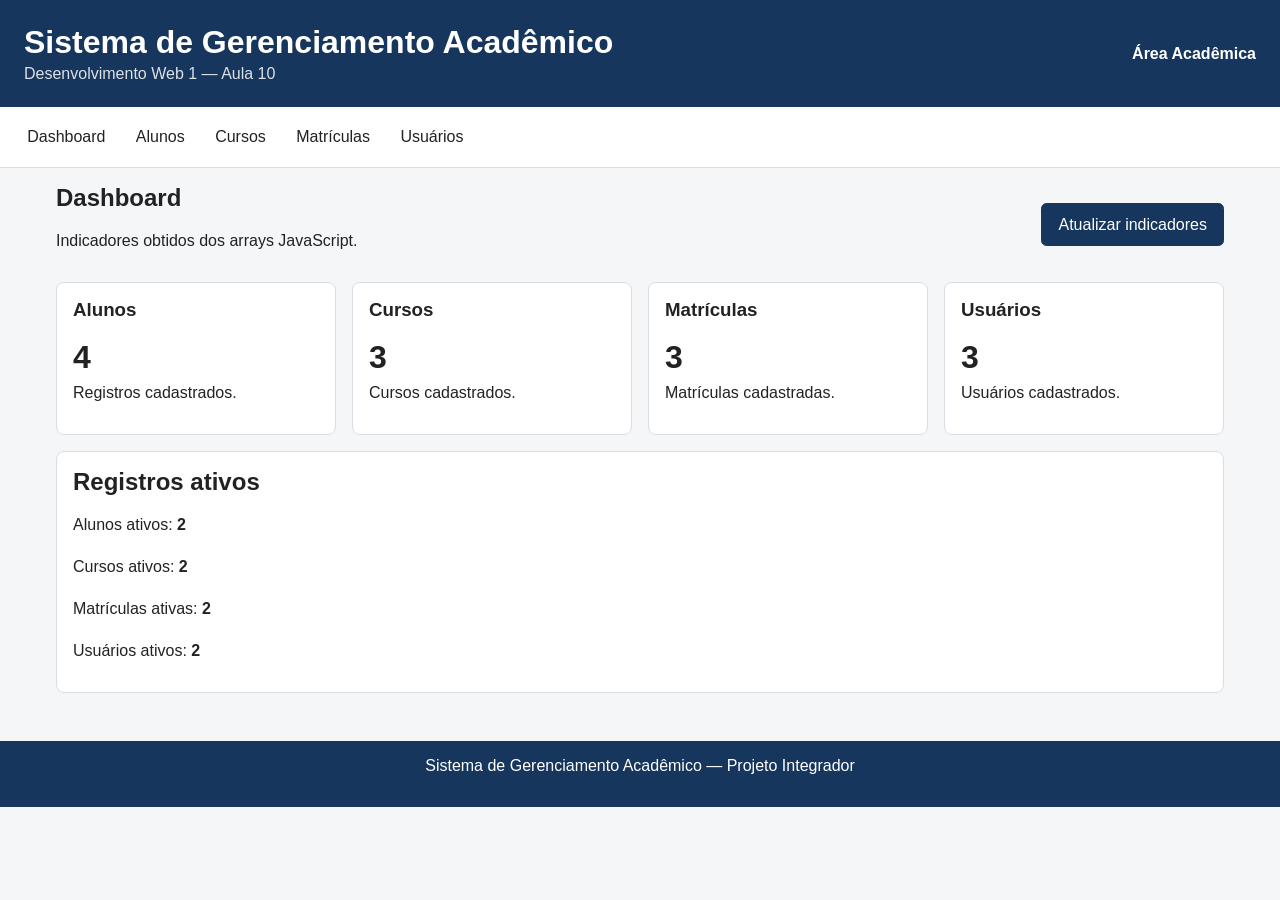
<file: index.html>
<!DOCTYPE html><html lang="pt-BR"><head><meta charset="UTF-8"><meta name="viewport" content="width=device-width, initial-scale=1.0"><title>Dashboard | Sistema Acadêmico</title><link rel="stylesheet" href="css/style.css"></head><body>
<header class="cabecalho">
  <div><h1 id="titulo-sistema">Sistema de Gerenciamento Acadêmico</h1><p class="subtitulo">Desenvolvimento Web 1 — Aula 10</p></div>
  <span class="area-academica">Área Acadêmica</span>
</header>
<nav class="navegacao" aria-label="Navegação principal">
  <ul class="menu">
    <li><a href="index.html">Dashboard</a></li><li><a id="link-alunos" href="alunos.html">Alunos</a></li>
    <li><a href="cursos.html">Cursos</a></li><li><a href="matriculas.html">Matrículas</a></li><li><a href="usuarios.html">Usuários</a></li>
  </ul>
</nav>
<main><section id="dashboard"><div class="secao-cabecalho"><div><h2>Dashboard</h2><p>Indicadores obtidos dos arrays JavaScript.</p></div><button type="button" id="btn-atualizar-dashboard">Atualizar indicadores</button></div>
<div class="dashboard-grid">
<article class="card"><h3>Alunos</h3><span class="indicador" id="total-alunos">0</span><p>Registros cadastrados.</p></article>
<article class="card"><h3>Cursos</h3><span class="indicador" id="total-cursos">0</span><p>Cursos cadastrados.</p></article>
<article class="card"><h3>Matrículas</h3><span class="indicador" id="total-matriculas">0</span><p>Matrículas cadastradas.</p></article>
<article class="card"><h3>Usuários</h3><span class="indicador" id="total-usuarios">0</span><p>Usuários cadastrados.</p></article></div>
<section class="painel-secundario"><h2>Registros ativos</h2><div class="lista-resumo"><p>Alunos ativos: <strong id="alunos-ativos">0</strong></p><p>Cursos ativos: <strong id="cursos-ativos">0</strong></p><p>Matrículas ativas: <strong id="matriculas-ativas">0</strong></p><p>Usuários ativos: <strong id="usuarios-ativos">0</strong></p></div></section>
</section></main>
<footer class="rodape"><p>Sistema de Gerenciamento Acadêmico — Projeto Integrador</p></footer>
<script src="js/dados.js"></script><script src="js/app.js"></script></body></html>
</file>
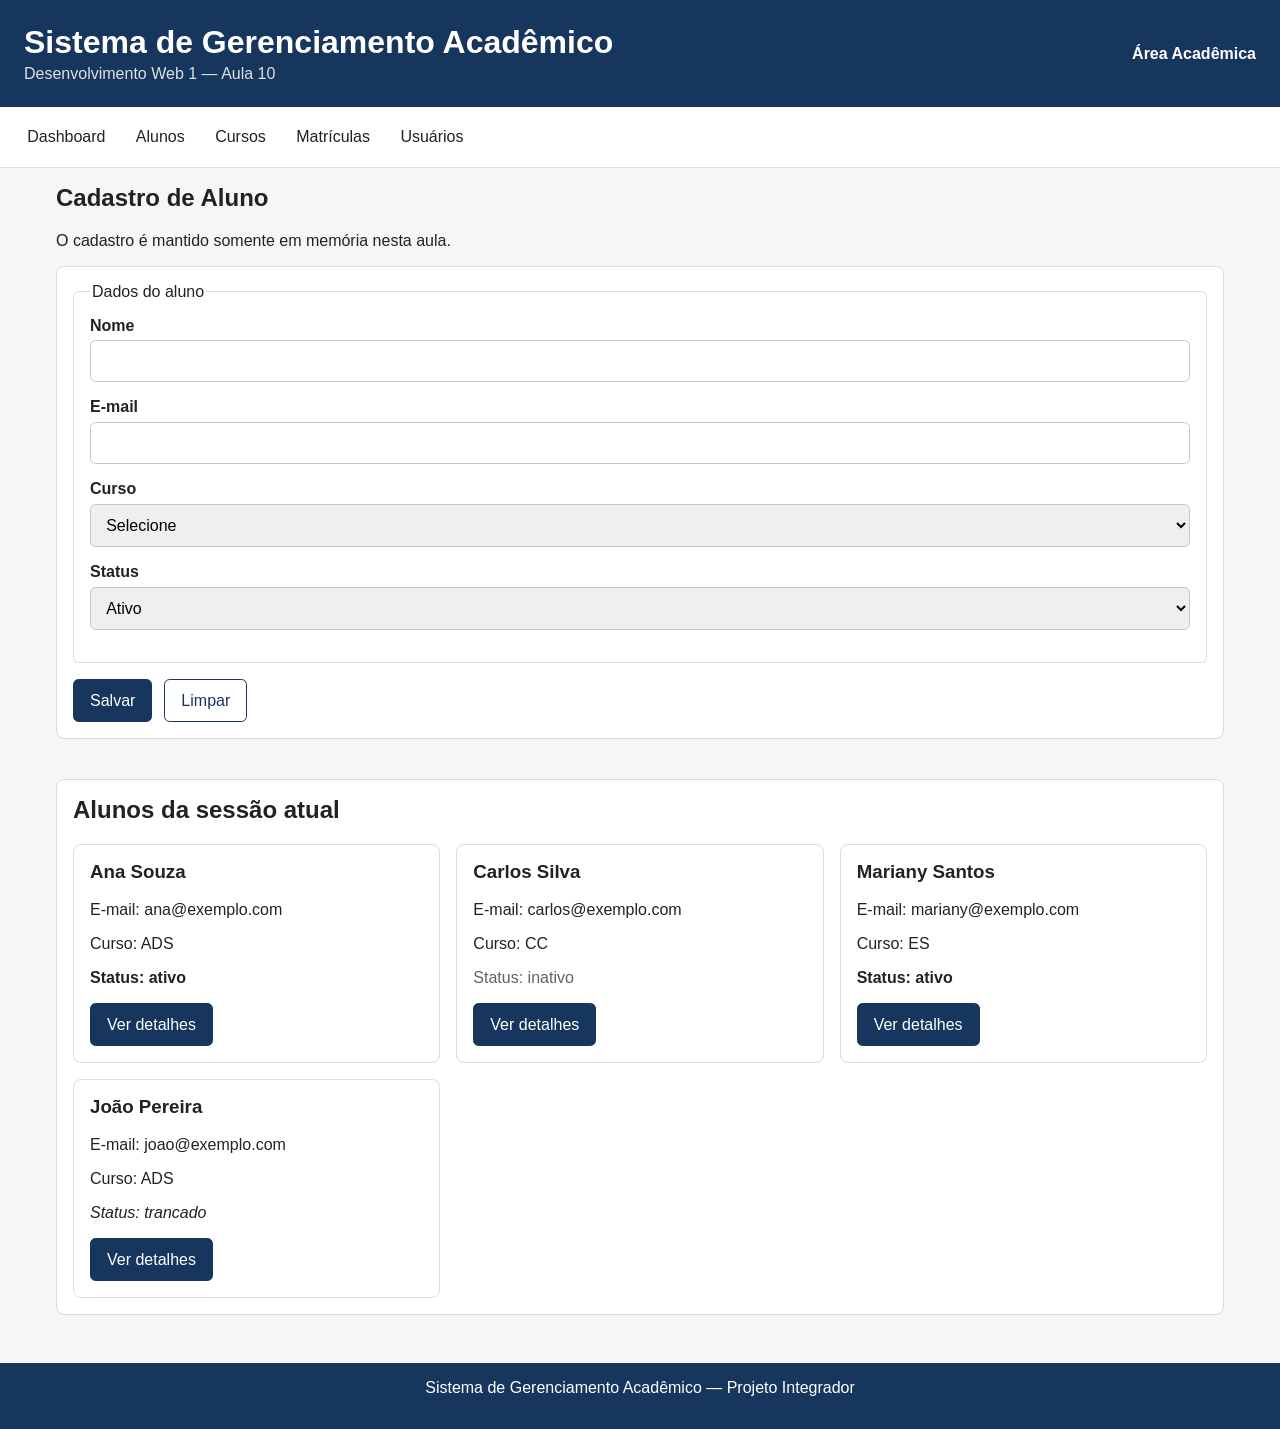
<file: aluno-form.html>
<!DOCTYPE html><html lang="pt-BR"><head><meta charset="UTF-8"><meta name="viewport" content="width=device-width, initial-scale=1.0"><title>Cadastro de Aluno | Sistema Acadêmico</title><link rel="stylesheet" href="css/style.css"></head><body>
<header class="cabecalho">
  <div><h1 id="titulo-sistema">Sistema de Gerenciamento Acadêmico</h1><p class="subtitulo">Desenvolvimento Web 1 — Aula 10</p></div>
  <span class="area-academica">Área Acadêmica</span>
</header>
<nav class="navegacao" aria-label="Navegação principal">
  <ul class="menu">
    <li><a href="index.html">Dashboard</a></li><li><a id="link-alunos" href="alunos.html">Alunos</a></li>
    <li><a href="cursos.html">Cursos</a></li><li><a href="matriculas.html">Matrículas</a></li><li><a href="usuarios.html">Usuários</a></li>
  </ul>
</nav>
<main><section><h2>Cadastro de Aluno</h2><p>O cadastro é mantido somente em memória nesta aula.</p>
<form id="form-aluno"><fieldset><legend>Dados do aluno</legend><label for="nome">Nome</label><input id="nome" name="nome" type="text" required minlength="3"><label for="email">E-mail</label><input id="email" name="email" type="email" required><label for="curso">Curso</label><select id="curso" name="curso" required><option value="">Selecione</option><option value="ADS">ADS</option><option value="CC">Ciência da Computação</option><option value="ES">Engenharia de Software</option></select><label for="status">Status</label><select id="status" name="status" required><option value="ativo">Ativo</option><option value="inativo">Inativo</option><option value="trancado">Trancado</option></select></fieldset><div class="acoes"><button type="submit">Salvar</button><button type="reset" class="botao-secundario">Limpar</button></div></form>
<p id="mensagem-cadastro" class="mensagem" aria-live="polite"></p><section class="preview"><h2>Alunos da sessão atual</h2><div id="lista-alunos-form" class="lista-grid"></div></section>
</section></main>
<footer class="rodape"><p>Sistema de Gerenciamento Acadêmico — Projeto Integrador</p></footer>
<script src="js/dados.js"></script><script src="js/app.js"></script></body></html>
</file>
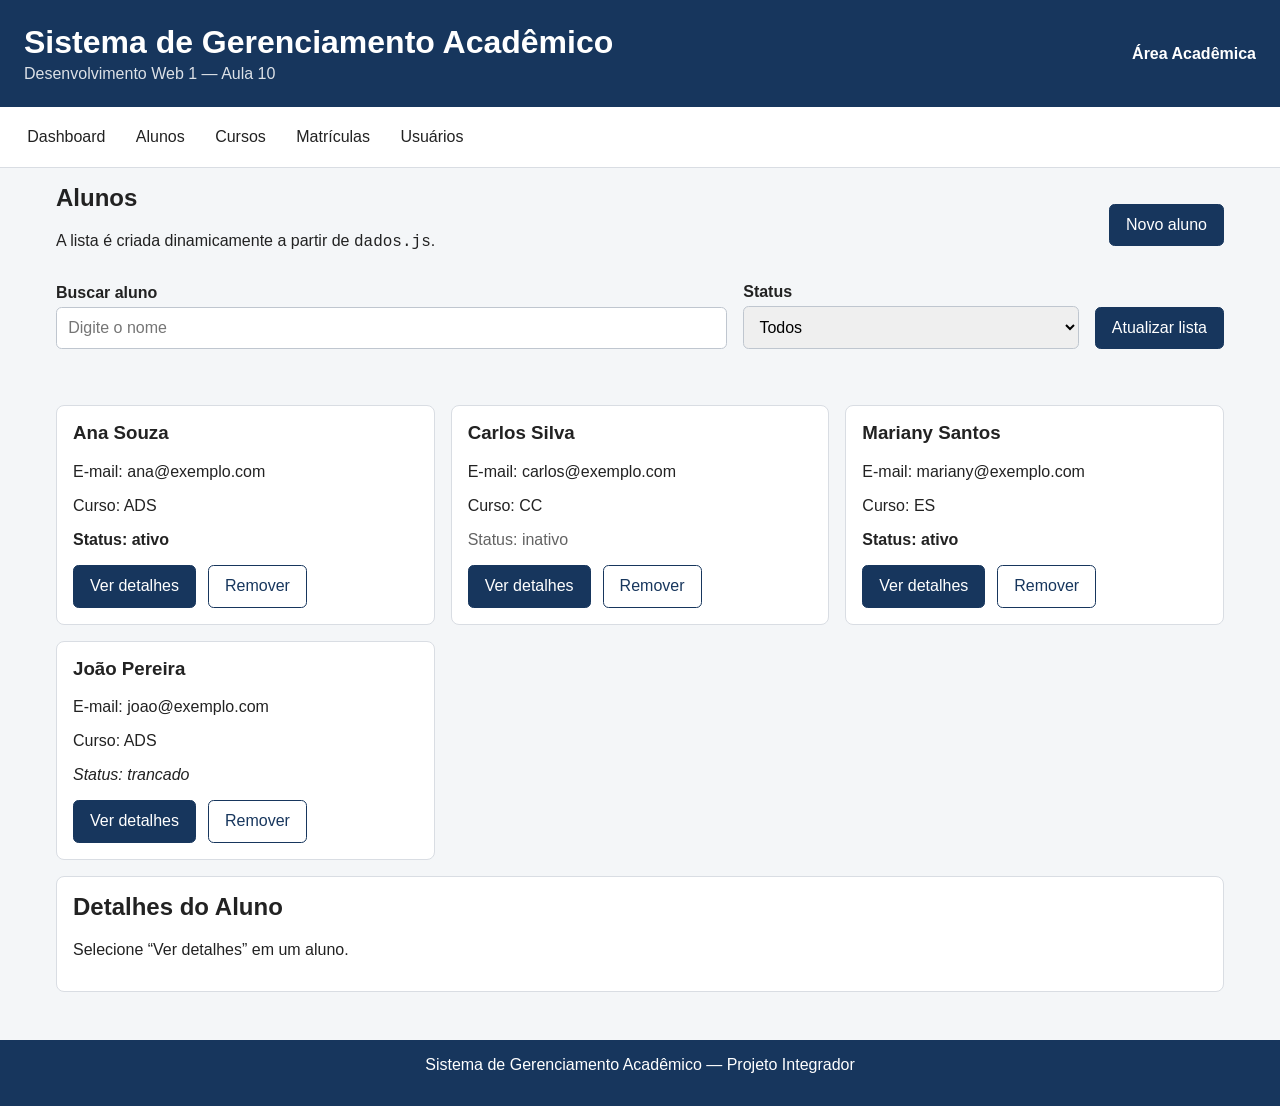
<file: alunos.html>
<!DOCTYPE html><html lang="pt-BR"><head><meta charset="UTF-8"><meta name="viewport" content="width=device-width, initial-scale=1.0"><title>Alunos | Sistema Acadêmico</title><link rel="stylesheet" href="css/style.css"></head><body>
<header class="cabecalho">
  <div><h1 id="titulo-sistema">Sistema de Gerenciamento Acadêmico</h1><p class="subtitulo">Desenvolvimento Web 1 — Aula 10</p></div>
  <span class="area-academica">Área Acadêmica</span>
</header>
<nav class="navegacao" aria-label="Navegação principal">
  <ul class="menu">
    <li><a href="index.html">Dashboard</a></li><li><a id="link-alunos" href="alunos.html">Alunos</a></li>
    <li><a href="cursos.html">Cursos</a></li><li><a href="matriculas.html">Matrículas</a></li><li><a href="usuarios.html">Usuários</a></li>
  </ul>
</nav>
<main><section><div class="secao-cabecalho"><div><h2>Alunos</h2><p>A lista é criada dinamicamente a partir de <code>dados.js</code>.</p></div><a class="botao-link" href="aluno-form.html">Novo aluno</a></div>
<div class="filtros"><div><label for="busca">Buscar aluno</label><input id="busca" type="search" placeholder="Digite o nome"></div><div><label for="filtro-status">Status</label><select id="filtro-status"><option value="">Todos</option><option value="ativo">Ativo</option><option value="inativo">Inativo</option><option value="trancado">Trancado</option></select></div><button type="button" id="btn-atualizar">Atualizar lista</button></div>
<p id="mensagem-lista" class="mensagem" aria-live="polite"></p><div id="lista-alunos" class="lista-grid"></div>
<section id="detalhes-aluno" class="detalhes"><h2>Detalhes do Aluno</h2><p id="detalhe-nome">Selecione “Ver detalhes” em um aluno.</p><p id="detalhe-email"></p><p id="detalhe-curso"></p><p id="detalhe-status"></p></section>
</section></main>
<footer class="rodape"><p>Sistema de Gerenciamento Acadêmico — Projeto Integrador</p></footer>
<script src="js/dados.js"></script><script src="js/app.js"></script></body></html>
</file>
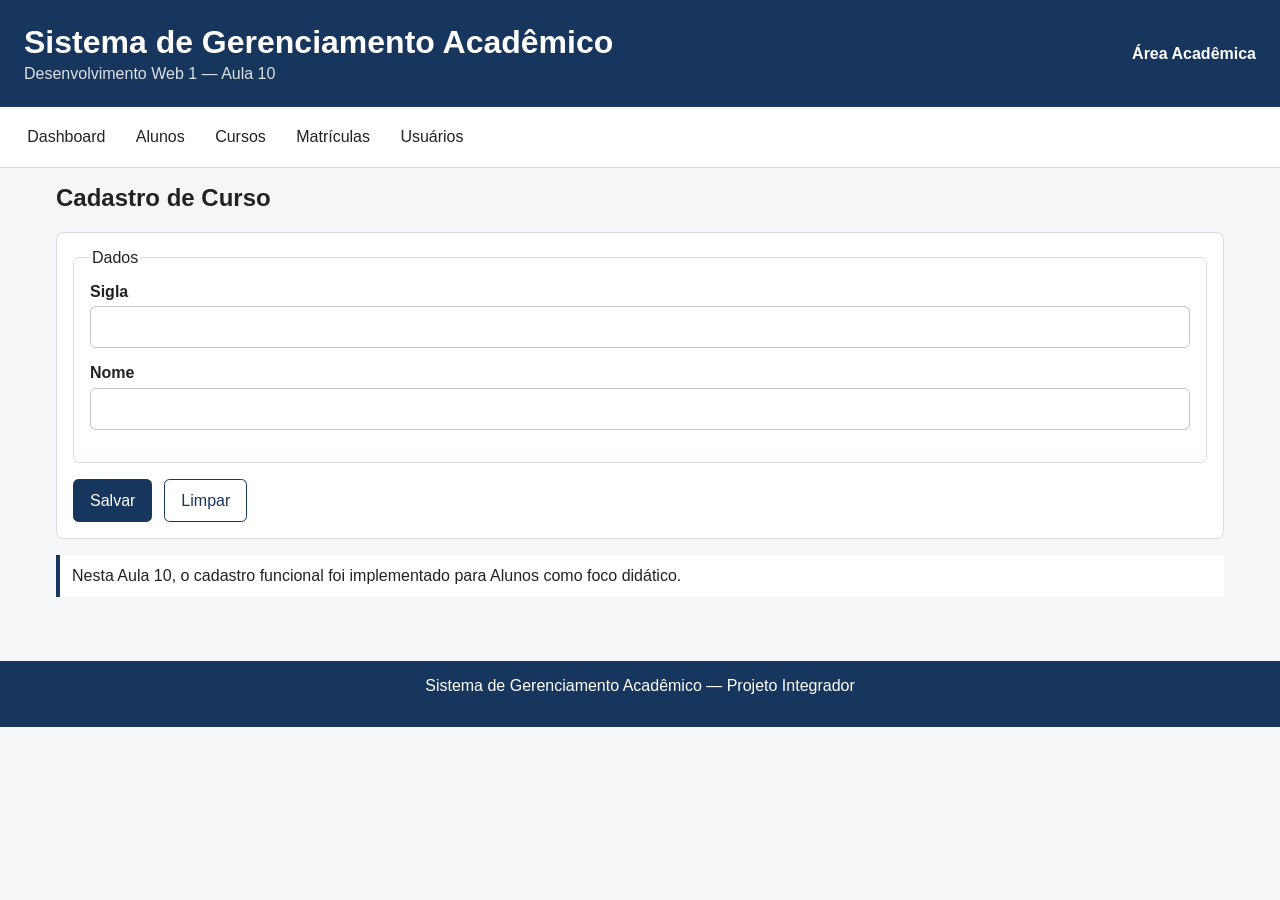
<file: curso-form.html>
<!DOCTYPE html><html lang="pt-BR"><head><meta charset="UTF-8"><meta name="viewport" content="width=device-width, initial-scale=1.0"><title>Cadastro de Curso | Sistema Acadêmico</title><link rel="stylesheet" href="css/style.css"></head><body>
<header class="cabecalho">
  <div><h1 id="titulo-sistema">Sistema de Gerenciamento Acadêmico</h1><p class="subtitulo">Desenvolvimento Web 1 — Aula 10</p></div>
  <span class="area-academica">Área Acadêmica</span>
</header>
<nav class="navegacao" aria-label="Navegação principal">
  <ul class="menu">
    <li><a href="index.html">Dashboard</a></li><li><a id="link-alunos" href="alunos.html">Alunos</a></li>
    <li><a href="cursos.html">Cursos</a></li><li><a href="matriculas.html">Matrículas</a></li><li><a href="usuarios.html">Usuários</a></li>
  </ul>
</nav><main><section><h2>Cadastro de Curso</h2><form><fieldset><legend>Dados</legend><label for="sigla">Sigla</label><input id="sigla" type="text" required><label for="nome-curso">Nome</label><input id="nome-curso" type="text" required></fieldset><div class="acoes"><button type="submit" disabled>Salvar</button><button type="reset" class="botao-secundario">Limpar</button></div></form><p class="observacao">Nesta Aula 10, o cadastro funcional foi implementado para Alunos como foco didático.</p></section></main>
<footer class="rodape"><p>Sistema de Gerenciamento Acadêmico — Projeto Integrador</p></footer>
<script src="js/dados.js"></script><script src="js/app.js"></script></body></html>
</file>
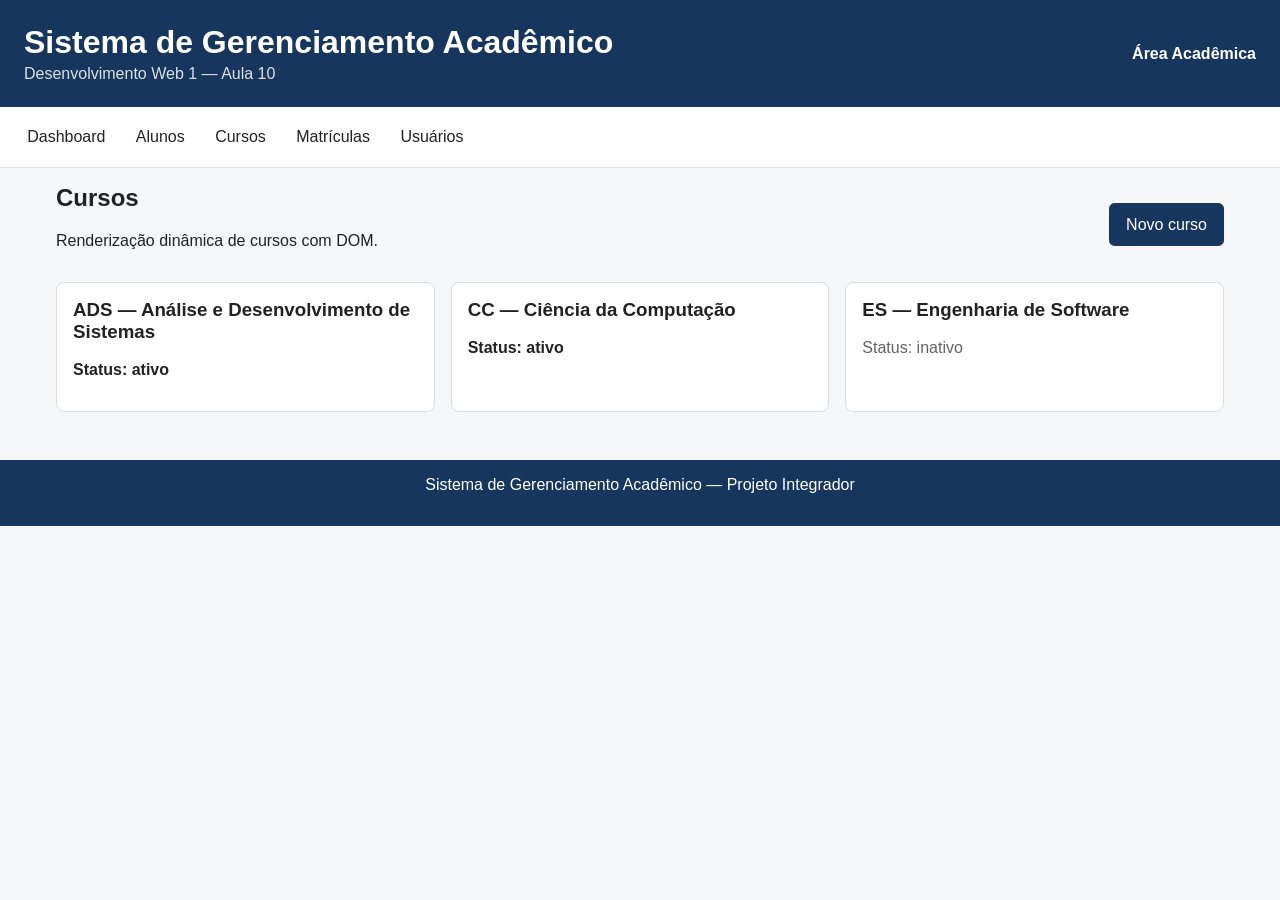
<file: cursos.html>
<!DOCTYPE html><html lang="pt-BR"><head><meta charset="UTF-8"><meta name="viewport" content="width=device-width, initial-scale=1.0"><title>Cursos | Sistema Acadêmico</title><link rel="stylesheet" href="css/style.css"></head><body>
<header class="cabecalho">
  <div><h1 id="titulo-sistema">Sistema de Gerenciamento Acadêmico</h1><p class="subtitulo">Desenvolvimento Web 1 — Aula 10</p></div>
  <span class="area-academica">Área Acadêmica</span>
</header>
<nav class="navegacao" aria-label="Navegação principal">
  <ul class="menu">
    <li><a href="index.html">Dashboard</a></li><li><a id="link-alunos" href="alunos.html">Alunos</a></li>
    <li><a href="cursos.html">Cursos</a></li><li><a href="matriculas.html">Matrículas</a></li><li><a href="usuarios.html">Usuários</a></li>
  </ul>
</nav><main><section><div class="secao-cabecalho"><div><h2>Cursos</h2><p>Renderização dinâmica de cursos com DOM.</p></div><a class="botao-link" href="curso-form.html">Novo curso</a></div><div id="lista-cursos" class="lista-grid"></div></section></main>
<footer class="rodape"><p>Sistema de Gerenciamento Acadêmico — Projeto Integrador</p></footer>
<script src="js/dados.js"></script><script src="js/app.js"></script></body></html>
</file>
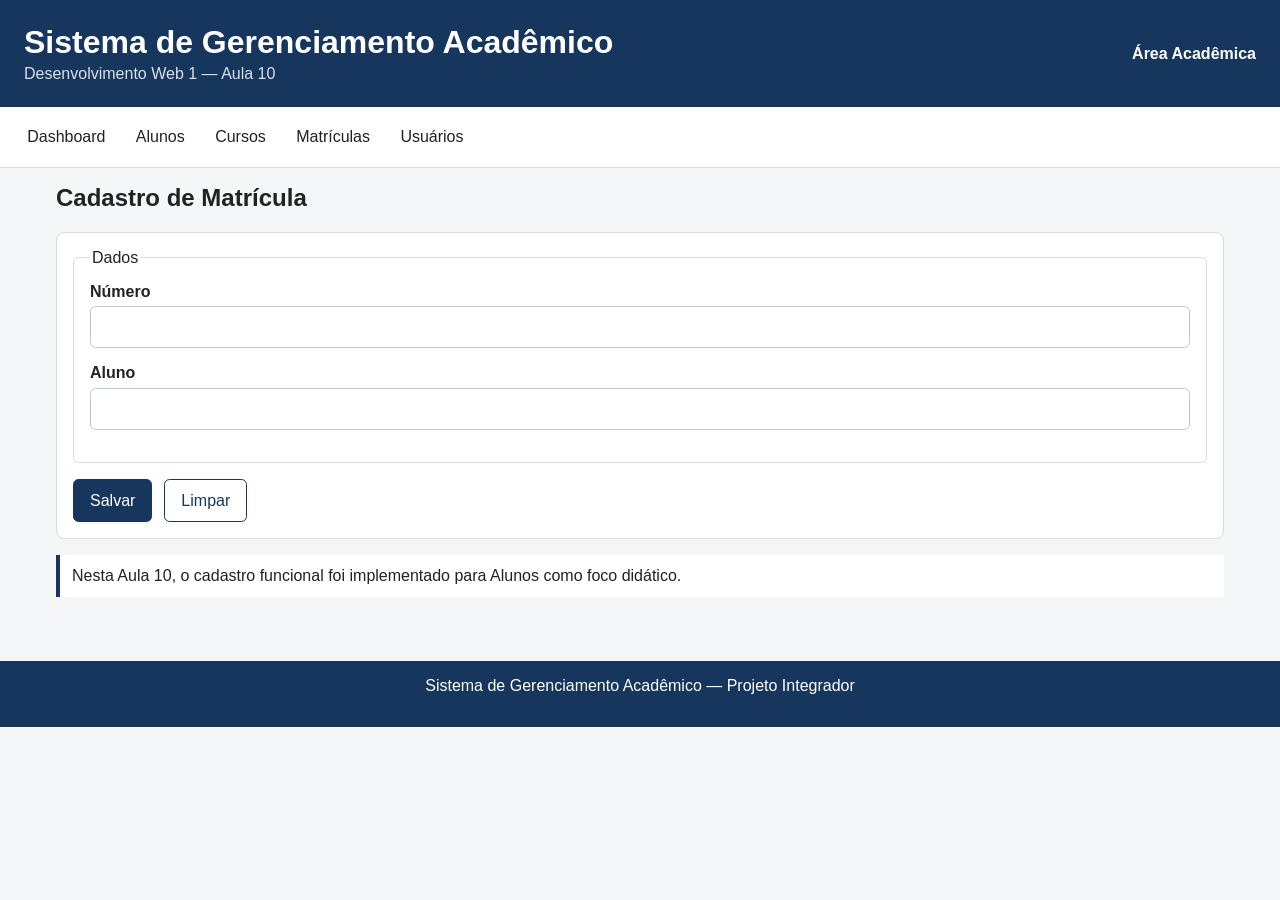
<file: matricula-form.html>
<!DOCTYPE html><html lang="pt-BR"><head><meta charset="UTF-8"><meta name="viewport" content="width=device-width, initial-scale=1.0"><title>Cadastro de Matrícula | Sistema Acadêmico</title><link rel="stylesheet" href="css/style.css"></head><body>
<header class="cabecalho">
  <div><h1 id="titulo-sistema">Sistema de Gerenciamento Acadêmico</h1><p class="subtitulo">Desenvolvimento Web 1 — Aula 10</p></div>
  <span class="area-academica">Área Acadêmica</span>
</header>
<nav class="navegacao" aria-label="Navegação principal">
  <ul class="menu">
    <li><a href="index.html">Dashboard</a></li><li><a id="link-alunos" href="alunos.html">Alunos</a></li>
    <li><a href="cursos.html">Cursos</a></li><li><a href="matriculas.html">Matrículas</a></li><li><a href="usuarios.html">Usuários</a></li>
  </ul>
</nav><main><section><h2>Cadastro de Matrícula</h2><form><fieldset><legend>Dados</legend><label for="numero">Número</label><input id="numero" type="text" required><label for="aluno">Aluno</label><input id="aluno" type="text" required></fieldset><div class="acoes"><button type="submit" disabled>Salvar</button><button type="reset" class="botao-secundario">Limpar</button></div></form><p class="observacao">Nesta Aula 10, o cadastro funcional foi implementado para Alunos como foco didático.</p></section></main>
<footer class="rodape"><p>Sistema de Gerenciamento Acadêmico — Projeto Integrador</p></footer>
<script src="js/dados.js"></script><script src="js/app.js"></script></body></html>
</file>
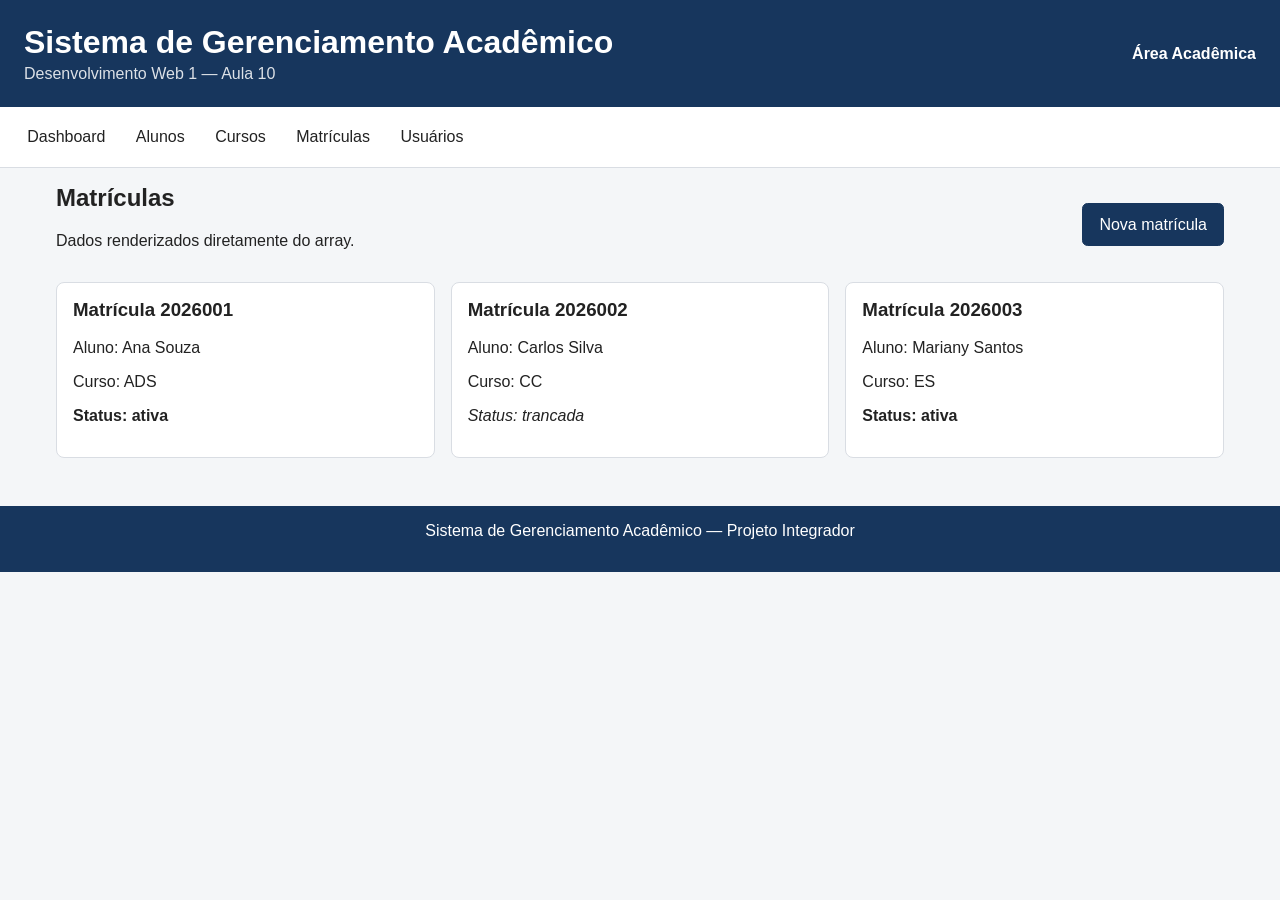
<file: matriculas.html>
<!DOCTYPE html><html lang="pt-BR"><head><meta charset="UTF-8"><meta name="viewport" content="width=device-width, initial-scale=1.0"><title>Matrículas | Sistema Acadêmico</title><link rel="stylesheet" href="css/style.css"></head><body>
<header class="cabecalho">
  <div><h1 id="titulo-sistema">Sistema de Gerenciamento Acadêmico</h1><p class="subtitulo">Desenvolvimento Web 1 — Aula 10</p></div>
  <span class="area-academica">Área Acadêmica</span>
</header>
<nav class="navegacao" aria-label="Navegação principal">
  <ul class="menu">
    <li><a href="index.html">Dashboard</a></li><li><a id="link-alunos" href="alunos.html">Alunos</a></li>
    <li><a href="cursos.html">Cursos</a></li><li><a href="matriculas.html">Matrículas</a></li><li><a href="usuarios.html">Usuários</a></li>
  </ul>
</nav><main><section><div class="secao-cabecalho"><div><h2>Matrículas</h2><p>Dados renderizados diretamente do array.</p></div><a class="botao-link" href="matricula-form.html">Nova matrícula</a></div><div id="lista-matriculas" class="lista-grid"></div></section></main>
<footer class="rodape"><p>Sistema de Gerenciamento Acadêmico — Projeto Integrador</p></footer>
<script src="js/dados.js"></script><script src="js/app.js"></script></body></html>
</file>
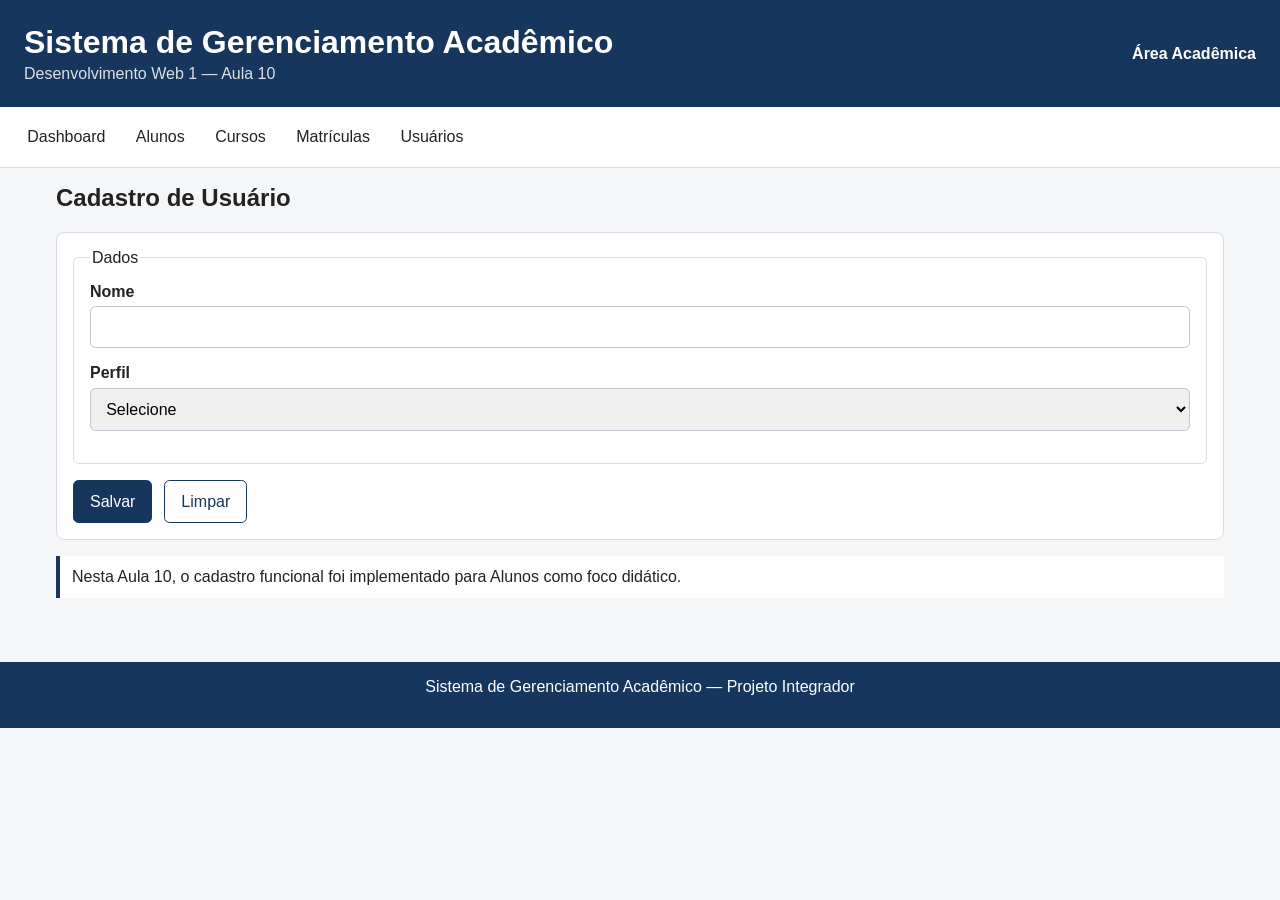
<file: usuario-form.html>
<!DOCTYPE html><html lang="pt-BR"><head><meta charset="UTF-8"><meta name="viewport" content="width=device-width, initial-scale=1.0"><title>Cadastro de Usuário | Sistema Acadêmico</title><link rel="stylesheet" href="css/style.css"></head><body>
<header class="cabecalho">
  <div><h1 id="titulo-sistema">Sistema de Gerenciamento Acadêmico</h1><p class="subtitulo">Desenvolvimento Web 1 — Aula 10</p></div>
  <span class="area-academica">Área Acadêmica</span>
</header>
<nav class="navegacao" aria-label="Navegação principal">
  <ul class="menu">
    <li><a href="index.html">Dashboard</a></li><li><a id="link-alunos" href="alunos.html">Alunos</a></li>
    <li><a href="cursos.html">Cursos</a></li><li><a href="matriculas.html">Matrículas</a></li><li><a href="usuarios.html">Usuários</a></li>
  </ul>
</nav><main><section><h2>Cadastro de Usuário</h2><form><fieldset><legend>Dados</legend><label for="nome-usuario">Nome</label><input id="nome-usuario" type="text" required><label for="perfil">Perfil</label><select id="perfil" required><option value="">Selecione</option><option value="administrador">Administrador</option><option value="secretaria">Secretaria</option><option value="consulta">Consulta</option></select></fieldset><div class="acoes"><button type="submit" disabled>Salvar</button><button type="reset" class="botao-secundario">Limpar</button></div></form><p class="observacao">Nesta Aula 10, o cadastro funcional foi implementado para Alunos como foco didático.</p></section></main>
<footer class="rodape"><p>Sistema de Gerenciamento Acadêmico — Projeto Integrador</p></footer>
<script src="js/dados.js"></script><script src="js/app.js"></script></body></html>
</file>
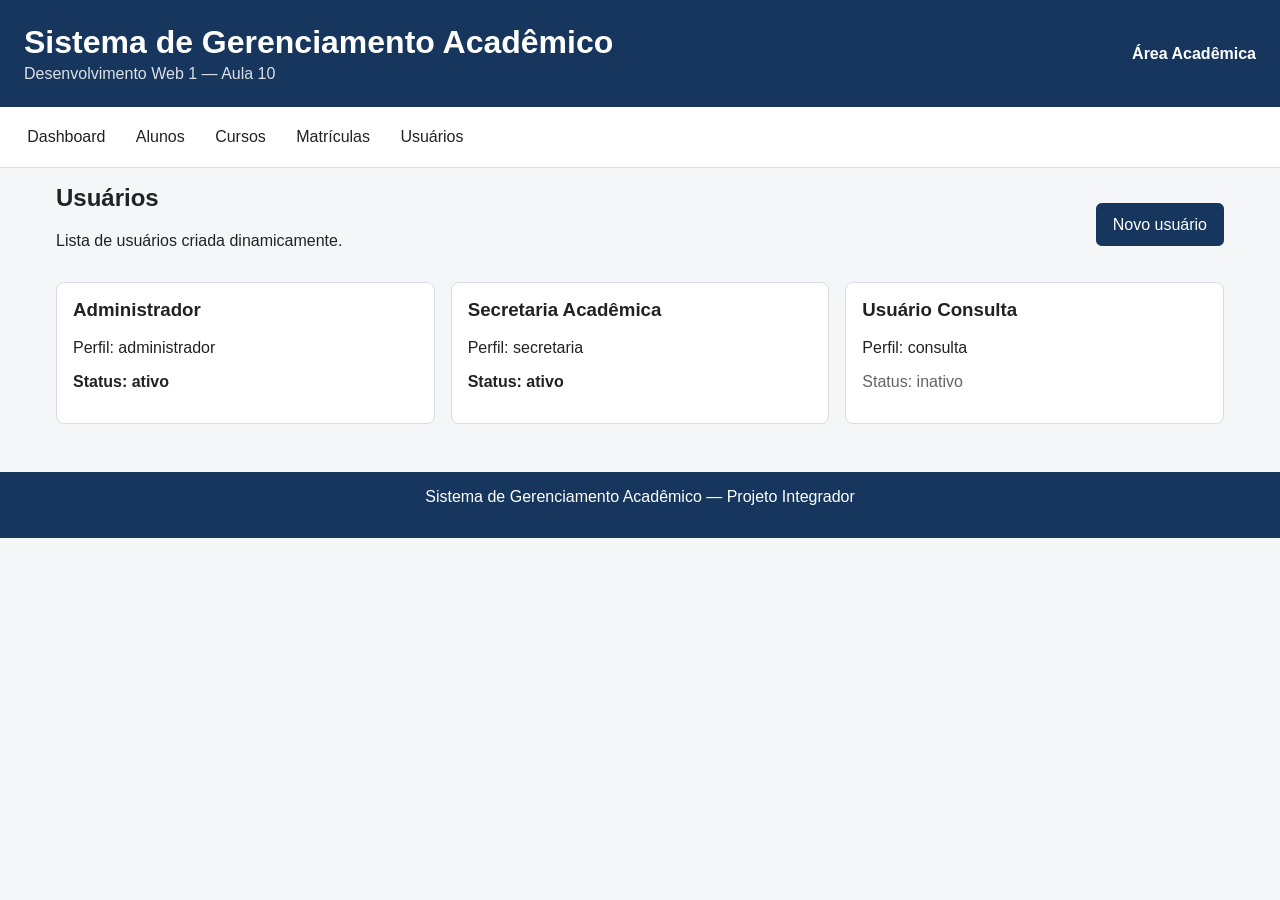
<file: usuarios.html>
<!DOCTYPE html><html lang="pt-BR"><head><meta charset="UTF-8"><meta name="viewport" content="width=device-width, initial-scale=1.0"><title>Usuários | Sistema Acadêmico</title><link rel="stylesheet" href="css/style.css"></head><body>
<header class="cabecalho">
  <div><h1 id="titulo-sistema">Sistema de Gerenciamento Acadêmico</h1><p class="subtitulo">Desenvolvimento Web 1 — Aula 10</p></div>
  <span class="area-academica">Área Acadêmica</span>
</header>
<nav class="navegacao" aria-label="Navegação principal">
  <ul class="menu">
    <li><a href="index.html">Dashboard</a></li><li><a id="link-alunos" href="alunos.html">Alunos</a></li>
    <li><a href="cursos.html">Cursos</a></li><li><a href="matriculas.html">Matrículas</a></li><li><a href="usuarios.html">Usuários</a></li>
  </ul>
</nav><main><section><div class="secao-cabecalho"><div><h2>Usuários</h2><p>Lista de usuários criada dinamicamente.</p></div><a class="botao-link" href="usuario-form.html">Novo usuário</a></div><div id="lista-usuarios" class="lista-grid"></div></section></main>
<footer class="rodape"><p>Sistema de Gerenciamento Acadêmico — Projeto Integrador</p></footer>
<script src="js/dados.js"></script><script src="js/app.js"></script></body></html>
</file>
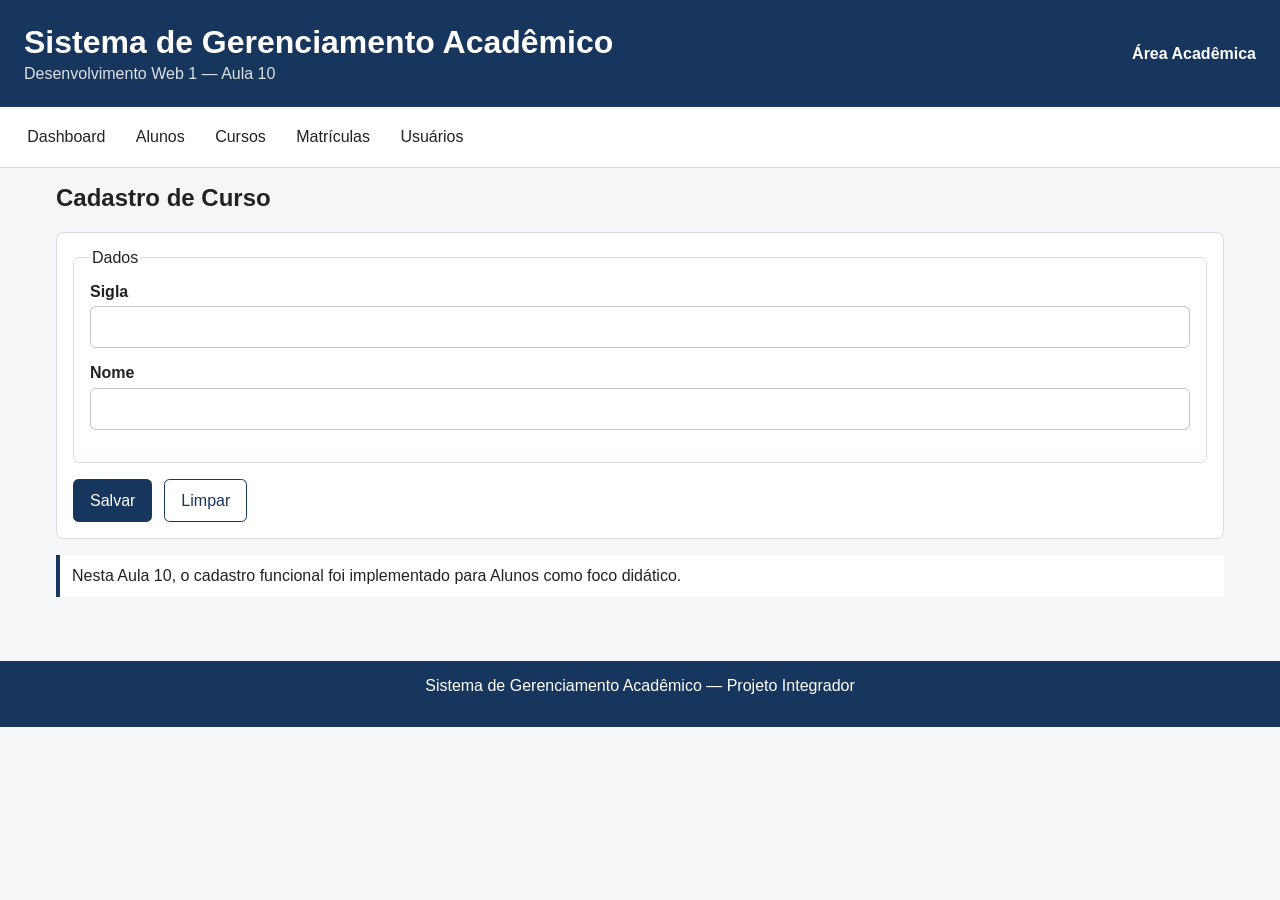
<file: sistema-gerenciamento-academico-web1-feature-aula10/curso-form.html>
<!DOCTYPE html><html lang="pt-BR"><head><meta charset="UTF-8"><meta name="viewport" content="width=device-width, initial-scale=1.0"><title>Cadastro de Curso | Sistema Acadêmico</title><link rel="stylesheet" href="css/style.css"></head><body>
<header class="cabecalho">
  <div><h1 id="titulo-sistema">Sistema de Gerenciamento Acadêmico</h1><p class="subtitulo">Desenvolvimento Web 1 — Aula 10</p></div>
  <span class="area-academica">Área Acadêmica</span>
</header>
<nav class="navegacao" aria-label="Navegação principal">
  <ul class="menu">
    <li><a href="index.html">Dashboard</a></li><li><a id="link-alunos" href="alunos.html">Alunos</a></li>
    <li><a href="cursos.html">Cursos</a></li><li><a href="matriculas.html">Matrículas</a></li><li><a href="usuarios.html">Usuários</a></li>
  </ul>
</nav><main><section><h2>Cadastro de Curso</h2><form><fieldset><legend>Dados</legend><label for="sigla">Sigla</label><input id="sigla" type="text" required><label for="nome-curso">Nome</label><input id="nome-curso" type="text" required></fieldset><div class="acoes"><button type="submit">Salvar</button><button type="reset" class="botao-secundario">Limpar</button></div></form><p class="observacao">Nesta Aula 10, o cadastro funcional foi implementado para Alunos como foco didático.</p></section></main>
<footer class="rodape"><p>Sistema de Gerenciamento Acadêmico — Projeto Integrador</p></footer>
<script src="js/dados.js"></script><script src="js/app.js"></script></body></html>
</file>
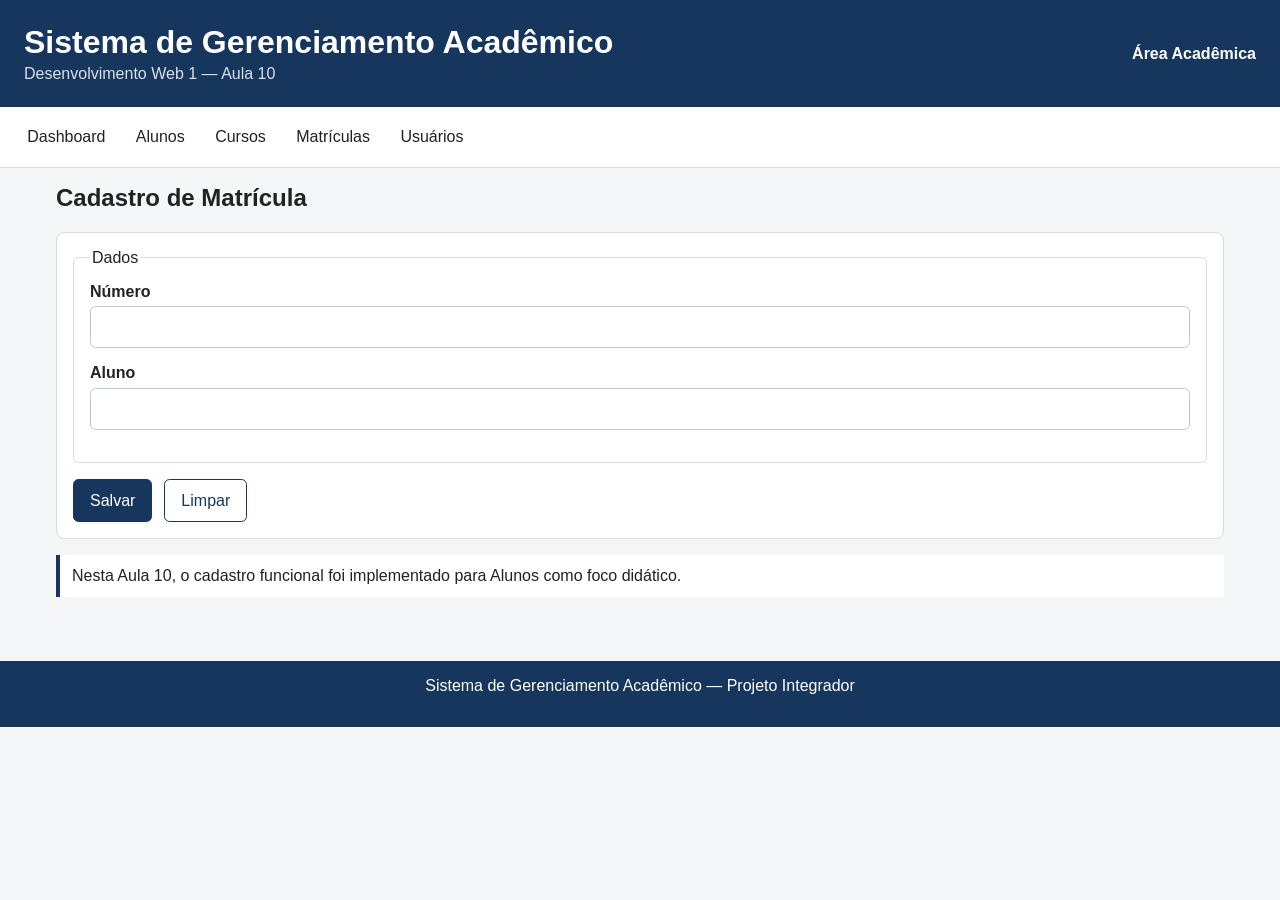
<file: sistema-gerenciamento-academico-web1-feature-aula10/matricula-form.html>
<!DOCTYPE html><html lang="pt-BR"><head><meta charset="UTF-8"><meta name="viewport" content="width=device-width, initial-scale=1.0"><title>Cadastro de Matrícula | Sistema Acadêmico</title><link rel="stylesheet" href="css/style.css"></head><body>
<header class="cabecalho">
  <div><h1 id="titulo-sistema">Sistema de Gerenciamento Acadêmico</h1><p class="subtitulo">Desenvolvimento Web 1 — Aula 10</p></div>
  <span class="area-academica">Área Acadêmica</span>
</header>
<nav class="navegacao" aria-label="Navegação principal">
  <ul class="menu">
    <li><a href="index.html">Dashboard</a></li><li><a id="link-alunos" href="alunos.html">Alunos</a></li>
    <li><a href="cursos.html">Cursos</a></li><li><a href="matriculas.html">Matrículas</a></li><li><a href="usuarios.html">Usuários</a></li>
  </ul>
</nav><main><section><h2>Cadastro de Matrícula</h2><form><fieldset><legend>Dados</legend><label for="numero">Número</label><input id="numero" type="text" required><label for="aluno">Aluno</label><input id="aluno" type="text" required></fieldset><div class="acoes"><button type="submit">Salvar</button><button type="reset" class="botao-secundario">Limpar</button></div></form><p class="observacao">Nesta Aula 10, o cadastro funcional foi implementado para Alunos como foco didático.</p></section></main>
<footer class="rodape"><p>Sistema de Gerenciamento Acadêmico — Projeto Integrador</p></footer>
<script src="js/dados.js"></script><script src="js/app.js"></script></body></html>
</file>
<file: css/style.css>
*{box-sizing:border-box}:root{font-family:Arial,sans-serif;color:#222;background:#f4f6f8}body{margin:0;background:#f4f6f8}h1,h2,h3,p{margin-top:0}a{color:inherit}.cabecalho{display:flex;flex-direction:column;gap:.5rem;padding:1rem;background:#17365d;color:#fff}.cabecalho h1{margin-bottom:.25rem;font-size:1.5rem}.subtitulo{margin:0;opacity:.85}.area-academica{font-weight:700}.navegacao{padding:.75rem 1rem;background:#fff;border-bottom:1px solid #d9dde3}.menu{display:flex;flex-direction:column;gap:.5rem;padding:0;margin:0;list-style:none}.menu a{display:block;padding:.55rem .7rem;text-decoration:none;border-radius:.35rem}.menu a:hover,.menu a:focus{background:#eef3f8}main{width:100%;max-width:1200px;margin:0 auto;padding:1rem}.secao-cabecalho{display:flex;flex-direction:column;gap:1rem;margin-bottom:1rem}.dashboard-grid,.lista-grid{display:grid;grid-template-columns:1fr;gap:1rem}.card,.painel-secundario,.detalhes,.preview,form{background:#fff;border:1px solid #d9dde3;border-radius:.5rem;padding:1rem}.card{min-width:0}.indicador{display:block;margin:.5rem 0;font-size:2rem;font-weight:700}.lista-resumo{display:grid;gap:.5rem}.painel-secundario,.detalhes,.preview{margin-top:1rem}.filtros{display:grid;grid-template-columns:1fr;gap:1rem;align-items:end;margin-bottom:1rem}label{display:block;margin-bottom:.35rem;font-weight:700}input,select,textarea,button{font:inherit}input,select,textarea{width:100%;padding:.7rem;border:1px solid #bfc6cf;border-radius:.35rem}button,.botao-link{display:inline-block;padding:.7rem 1rem;border:1px solid #17365d;border-radius:.35rem;background:#17365d;color:#fff;text-decoration:none;cursor:pointer}button:focus,a:focus,input:focus,select:focus{outline:3px solid #9ec5fe;outline-offset:2px}.botao-secundario{background:#fff;color:#17365d}.acoes,.card-acoes{display:flex;flex-direction:column;gap:.75rem}.card-acoes{margin-top:1rem}fieldset{margin:0 0 1rem;padding:1rem;border:1px solid #d9dde3;border-radius:.35rem}fieldset input,fieldset select{margin-bottom:1rem}.mensagem{min-height:1.5rem;font-weight:700}.mensagem-sucesso{color:#165b33}.mensagem-aviso{color:#8a4b00}.status-ativo{font-weight:700}.status-inativo{opacity:.7}.status-trancado{font-style:italic}.destaque{border:2px solid currentColor}.observacao{margin-top:1rem;padding:.75rem;background:#fff;border-left:4px solid #17365d}.rodape{margin-top:2rem;padding:1rem;text-align:center;background:#17365d;color:#fff}code{font-family:Consolas,monospace}@media(min-width:768px){.cabecalho{flex-direction:row;justify-content:space-between;align-items:center;padding:1.5rem}.cabecalho h1{font-size:2rem}.menu{flex-direction:row;flex-wrap:wrap}.secao-cabecalho{flex-direction:row;justify-content:space-between;align-items:center}.dashboard-grid{grid-template-columns:repeat(2,1fr)}.lista-grid{grid-template-columns:repeat(2,1fr)}.filtros{grid-template-columns:2fr 1fr auto}.acoes,.card-acoes{flex-direction:row}}@media(min-width:1024px){.dashboard-grid{grid-template-columns:repeat(4,1fr)}.lista-grid{grid-template-columns:repeat(3,1fr)}}
</file>
<file: sistema-gerenciamento-academico-web1-feature-aula10/css/style.css>
*{box-sizing:border-box}:root{font-family:Arial,sans-serif;color:#222;background:#f4f6f8}body{margin:0;background:#f4f6f8}h1,h2,h3,p{margin-top:0}a{color:inherit}.cabecalho{display:flex;flex-direction:column;gap:.5rem;padding:1rem;background:#17365d;color:#fff}.cabecalho h1{margin-bottom:.25rem;font-size:1.5rem}.subtitulo{margin:0;opacity:.85}.area-academica{font-weight:700}.navegacao{padding:.75rem 1rem;background:#fff;border-bottom:1px solid #d9dde3}.menu{display:flex;flex-direction:column;gap:.5rem;padding:0;margin:0;list-style:none}.menu a{display:block;padding:.55rem .7rem;text-decoration:none;border-radius:.35rem}.menu a:hover,.menu a:focus{background:#eef3f8}main{width:100%;max-width:1200px;margin:0 auto;padding:1rem}.secao-cabecalho{display:flex;flex-direction:column;gap:1rem;margin-bottom:1rem}.dashboard-grid,.lista-grid{display:grid;grid-template-columns:1fr;gap:1rem}.card,.painel-secundario,.detalhes,.preview,form{background:#fff;border:1px solid #d9dde3;border-radius:.5rem;padding:1rem}.card{min-width:0}.indicador{display:block;margin:.5rem 0;font-size:2rem;font-weight:700}.lista-resumo{display:grid;gap:.5rem}.painel-secundario,.detalhes,.preview{margin-top:1rem}.filtros{display:grid;grid-template-columns:1fr;gap:1rem;align-items:end;margin-bottom:1rem}label{display:block;margin-bottom:.35rem;font-weight:700}input,select,textarea,button{font:inherit}input,select,textarea{width:100%;padding:.7rem;border:1px solid #bfc6cf;border-radius:.35rem}button,.botao-link{display:inline-block;padding:.7rem 1rem;border:1px solid #17365d;border-radius:.35rem;background:#17365d;color:#fff;text-decoration:none;cursor:pointer}button:focus,a:focus,input:focus,select:focus{outline:3px solid #9ec5fe;outline-offset:2px}.botao-secundario{background:#fff;color:#17365d}.acoes,.card-acoes{display:flex;flex-direction:column;gap:.75rem}.card-acoes{margin-top:1rem}fieldset{margin:0 0 1rem;padding:1rem;border:1px solid #d9dde3;border-radius:.35rem}fieldset input,fieldset select{margin-bottom:1rem}.mensagem{min-height:1.5rem;font-weight:700}.mensagem-sucesso{color:#165b33}.mensagem-aviso{color:#8a4b00}.status-ativo{font-weight:700}.status-inativo{opacity:.7}.status-trancado{font-style:italic}.destaque{border:2px solid currentColor}.observacao{margin-top:1rem;padding:.75rem;background:#fff;border-left:4px solid #17365d}.rodape{margin-top:2rem;padding:1rem;text-align:center;background:#17365d;color:#fff}code{font-family:Consolas,monospace}@media(min-width:768px){.cabecalho{flex-direction:row;justify-content:space-between;align-items:center;padding:1.5rem}.cabecalho h1{font-size:2rem}.menu{flex-direction:row;flex-wrap:wrap}.secao-cabecalho{flex-direction:row;justify-content:space-between;align-items:center}.dashboard-grid{grid-template-columns:repeat(2,1fr)}.lista-grid{grid-template-columns:repeat(2,1fr)}.filtros{grid-template-columns:2fr 1fr auto}.acoes,.card-acoes{flex-direction:row}}@media(min-width:1024px){.dashboard-grid{grid-template-columns:repeat(4,1fr)}.lista-grid{grid-template-columns:repeat(3,1fr)}}
</file>
